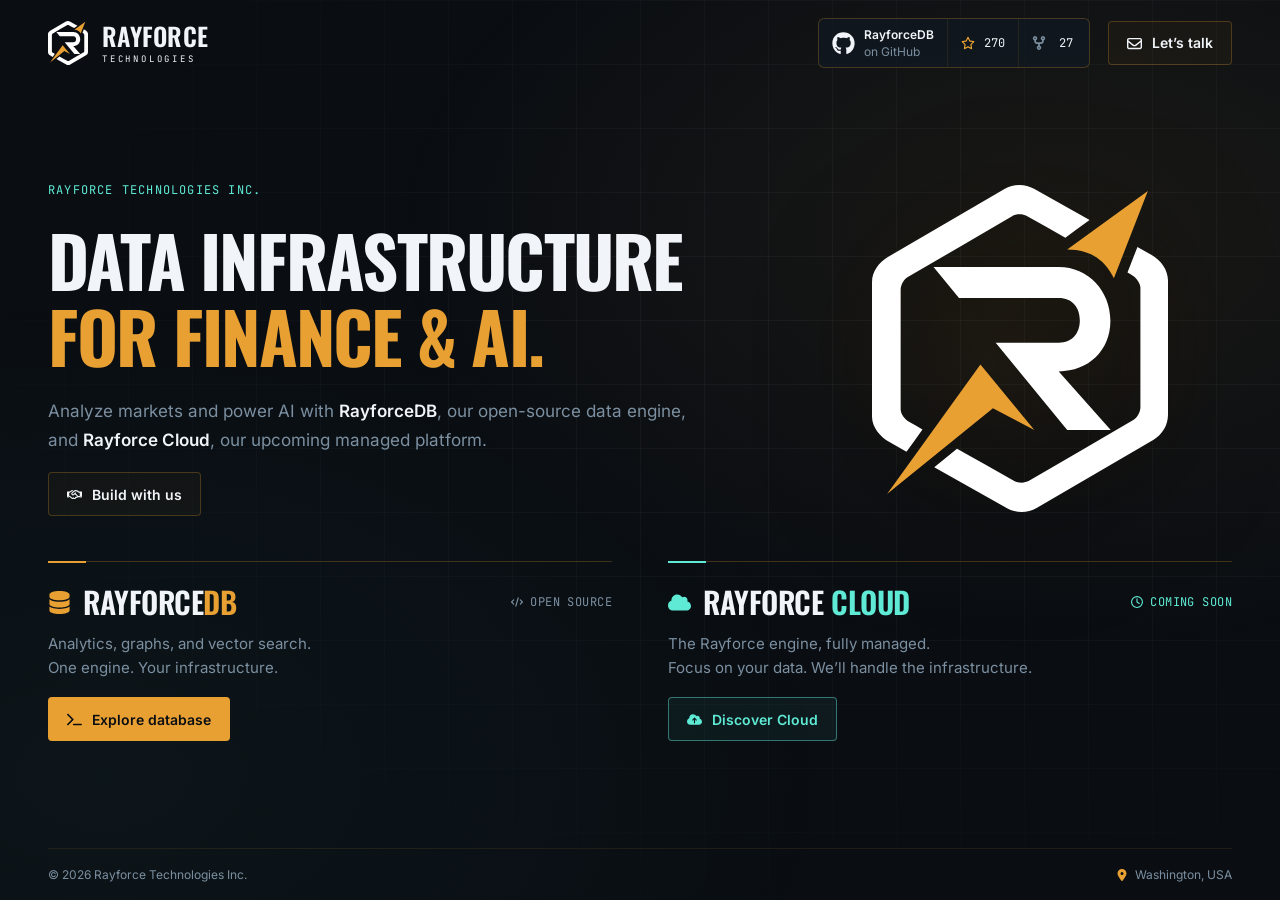
<file: docs/index.html>
<!doctype html>
<html lang="en">
<head>
  <meta charset="utf-8">
  <meta name="viewport" content="width=device-width, initial-scale=1">
  <meta name="theme-color" content="#0a0e13">
  <meta name="robots" content="index, follow, max-image-preview:large">
  <meta name="description" content="Rayforce Technologies builds RayforceDB and Rayforce Cloud: open-source and managed data infrastructure for finance and AI. Rayforce Cloud is coming soon.">
  <meta property="og:title" content="Rayforce Technologies — Data infrastructure for finance and AI">
  <meta property="og:description" content="Meet RayforceDB, our open-source data engine, and Rayforce Cloud, our upcoming managed platform. Built for finance and AI.">
  <meta property="og:type" content="website">
  <meta property="og:url" content="https://rayforce.co/">
  <meta property="og:site_name" content="Rayforce Technologies">
  <meta property="og:locale" content="en_US">
  <meta property="og:image" content="https://rayforce.co/assets/social-preview.png">
  <meta property="og:image:type" content="image/png">
  <meta property="og:image:width" content="1200">
  <meta property="og:image:height" content="630">
  <meta property="og:image:alt" content="Rayforce Technologies — Data infrastructure for finance and AI. RayforceDB and Rayforce Cloud.">
  <meta name="twitter:card" content="summary_large_image">
  <meta name="twitter:title" content="Rayforce Technologies — Data infrastructure for finance and AI">
  <meta name="twitter:description" content="Meet RayforceDB, our open-source data engine, and Rayforce Cloud, our upcoming managed platform. Built for finance and AI.">
  <meta name="twitter:image" content="https://rayforce.co/assets/social-preview.png">
  <meta name="twitter:image:alt" content="Rayforce Technologies — Data infrastructure for finance and AI. RayforceDB and Rayforce Cloud.">
  <link rel="canonical" href="https://rayforce.co/">
  <link rel="alternate" type="text/plain" href="https://rayforce.co/llms.txt" title="Rayforce Technologies company and product overview">
  <script type="application/ld+json">
  {
    "@context": "https://schema.org",
    "@graph": [
      {
        "@type": "Organization",
        "@id": "https://rayforce.co/#organization",
        "name": "Rayforce Technologies",
        "legalName": "Rayforce Technologies Inc.",
        "url": "https://rayforce.co/",
        "logo": "https://rayforce.co/assets/rayforce-mark.svg",
        "description": "Data infrastructure for finance and AI. Developer of RayforceDB and the upcoming Rayforce Cloud managed platform.",
        "email": "anton@rayforcedb.com",
        "sameAs": ["https://github.com/RayforceDB"]
      },
      {
        "@type": "WebSite",
        "@id": "https://rayforce.co/#website",
        "url": "https://rayforce.co/",
        "name": "Rayforce Technologies",
        "publisher": {"@id": "https://rayforce.co/#organization"},
        "inLanguage": "en"
      },
      {
        "@type": "WebPage",
        "@id": "https://rayforce.co/#webpage",
        "url": "https://rayforce.co/",
        "name": "Rayforce Technologies — Data infrastructure for finance and AI",
        "isPartOf": {"@id": "https://rayforce.co/#website"},
        "about": [
          {"@id": "https://rayforce.co/#organization"},
          {"@id": "https://rayforce.co/#rayforcedb"},
          {"@id": "https://rayforce.co/#rayforce-cloud"}
        ],
        "primaryImageOfPage": {
          "@type": "ImageObject",
          "url": "https://rayforce.co/assets/social-preview.png",
          "width": 1200,
          "height": 630
        },
        "inLanguage": "en"
      },
      {
        "@type": "SoftwareSourceCode",
        "@id": "https://rayforce.co/#rayforcedb",
        "name": "RayforceDB",
        "url": "https://rayforcedb.com/",
        "description": "Open-source data engine for analytics, graphs, and vector search on your infrastructure.",
        "codeRepository": "https://github.com/RayforceDB/rayforce",
        "creator": {"@id": "https://rayforce.co/#organization"}
      },
      {
        "@type": "SoftwareApplication",
        "@id": "https://rayforce.co/#rayforce-cloud",
        "name": "Rayforce Cloud",
        "url": "https://rayforcedb.com/#cloud",
        "description": "Upcoming fully managed platform for the Rayforce engine. Coming soon.",
        "applicationCategory": "DeveloperApplication",
        "creator": {"@id": "https://rayforce.co/#organization"}
      }
    ]
  }
  </script>
  <title>Rayforce Technologies — Data infrastructure for finance and AI</title>
  <link rel="icon" type="image/svg+xml" href="./assets/favicon.svg">
  <link rel="preload" href="./assets/fonts/oswald-700.woff2" as="font" type="font/woff2" crossorigin>
  <link rel="preload" href="./assets/fonts/inter-400.woff2" as="font" type="font/woff2" crossorigin>
  <link rel="stylesheet" href="./styles.css">
  <script src="./app.js" defer></script>
</head>
<body>
  <svg class="icon-sprite" xmlns="http://www.w3.org/2000/svg" aria-hidden="true" focusable="false"><symbol id="fa-clock" viewBox="0 0 512 512"><!--! Font Awesome Free 6.7.2 by @fontawesome - https://fontawesome.com License - https://fontawesome.com/license/free (Icons: CC BY 4.0, Fonts: SIL OFL 1.1, Code: MIT License) Copyright 2024 Fonticons, Inc. --><path d="M464 256A208 208 0 1 1 48 256a208 208 0 1 1 416 0zM0 256a256 256 0 1 0 512 0A256 256 0 1 0 0 256zM232 120l0 136c0 8 4 15.5 10.7 20l96 64c11 7.4 25.9 4.4 33.3-6.7s4.4-25.9-6.7-33.3L280 243.2 280 120c0-13.3-10.7-24-24-24s-24 10.7-24 24z"/></symbol><symbol id="fa-cloud-arrow-up" viewBox="0 0 640 512"><!--! Font Awesome Free 6.7.2 by @fontawesome - https://fontawesome.com License - https://fontawesome.com/license/free (Icons: CC BY 4.0, Fonts: SIL OFL 1.1, Code: MIT License) Copyright 2024 Fonticons, Inc. --><path d="M144 480C64.5 480 0 415.5 0 336c0-62.8 40.2-116.2 96.2-135.9c-.1-2.7-.2-5.4-.2-8.1c0-88.4 71.6-160 160-160c59.3 0 111 32.2 138.7 80.2C409.9 102 428.3 96 448 96c53 0 96 43 96 96c0 12.2-2.3 23.8-6.4 34.6C596 238.4 640 290.1 640 352c0 70.7-57.3 128-128 128l-368 0zm79-217c-9.4 9.4-9.4 24.6 0 33.9s24.6 9.4 33.9 0l39-39L296 392c0 13.3 10.7 24 24 24s24-10.7 24-24l0-134.1 39 39c9.4 9.4 24.6 9.4 33.9 0s9.4-24.6 0-33.9l-80-80c-9.4-9.4-24.6-9.4-33.9 0l-80 80z"/></symbol><symbol id="fa-cloud" viewBox="0 0 640 512"><!--! Font Awesome Free 6.7.2 by @fontawesome - https://fontawesome.com License - https://fontawesome.com/license/free (Icons: CC BY 4.0, Fonts: SIL OFL 1.1, Code: MIT License) Copyright 2024 Fonticons, Inc. --><path d="M0 336c0 79.5 64.5 144 144 144l368 0c70.7 0 128-57.3 128-128c0-61.9-44-113.6-102.4-125.4c4.1-10.7 6.4-22.4 6.4-34.6c0-53-43-96-96-96c-19.7 0-38.1 6-53.3 16.2C367 64.2 315.3 32 256 32C167.6 32 96 103.6 96 192c0 2.7 .1 5.4 .2 8.1C40.2 219.8 0 273.2 0 336z"/></symbol><symbol id="fa-code-fork" viewBox="0 0 448 512"><!--! Font Awesome Free 6.7.2 by @fontawesome - https://fontawesome.com License - https://fontawesome.com/license/free (Icons: CC BY 4.0, Fonts: SIL OFL 1.1, Code: MIT License) Copyright 2024 Fonticons, Inc. --><path d="M80 104a24 24 0 1 0 0-48 24 24 0 1 0 0 48zm80-24c0 32.8-19.7 61-48 73.3l0 38.7c0 17.7 14.3 32 32 32l160 0c17.7 0 32-14.3 32-32l0-38.7C307.7 141 288 112.8 288 80c0-44.2 35.8-80 80-80s80 35.8 80 80c0 32.8-19.7 61-48 73.3l0 38.7c0 53-43 96-96 96l-48 0 0 70.7c28.3 12.3 48 40.5 48 73.3c0 44.2-35.8 80-80 80s-80-35.8-80-80c0-32.8 19.7-61 48-73.3l0-70.7-48 0c-53 0-96-43-96-96l0-38.7C19.7 141 0 112.8 0 80C0 35.8 35.8 0 80 0s80 35.8 80 80zm208 24a24 24 0 1 0 0-48 24 24 0 1 0 0 48zM248 432a24 24 0 1 0 -48 0 24 24 0 1 0 48 0z"/></symbol><symbol id="fa-code" viewBox="0 0 640 512"><!--! Font Awesome Free 6.7.2 by @fontawesome - https://fontawesome.com License - https://fontawesome.com/license/free (Icons: CC BY 4.0, Fonts: SIL OFL 1.1, Code: MIT License) Copyright 2024 Fonticons, Inc. --><path d="M392.8 1.2c-17-4.9-34.7 5-39.6 22l-128 448c-4.9 17 5 34.7 22 39.6s34.7-5 39.6-22l128-448c4.9-17-5-34.7-22-39.6zm80.6 120.1c-12.5 12.5-12.5 32.8 0 45.3L562.7 256l-89.4 89.4c-12.5 12.5-12.5 32.8 0 45.3s32.8 12.5 45.3 0l112-112c12.5-12.5 12.5-32.8 0-45.3l-112-112c-12.5-12.5-32.8-12.5-45.3 0zm-306.7 0c-12.5-12.5-32.8-12.5-45.3 0l-112 112c-12.5 12.5-12.5 32.8 0 45.3l112 112c12.5 12.5 32.8 12.5 45.3 0s12.5-32.8 0-45.3L77.3 256l89.4-89.4c12.5-12.5 12.5-32.8 0-45.3z"/></symbol><symbol id="fa-database" viewBox="0 0 448 512"><!--! Font Awesome Free 6.7.2 by @fontawesome - https://fontawesome.com License - https://fontawesome.com/license/free (Icons: CC BY 4.0, Fonts: SIL OFL 1.1, Code: MIT License) Copyright 2024 Fonticons, Inc. --><path d="M448 80l0 48c0 44.2-100.3 80-224 80S0 172.2 0 128L0 80C0 35.8 100.3 0 224 0S448 35.8 448 80zM393.2 214.7c20.8-7.4 39.9-16.9 54.8-28.6L448 288c0 44.2-100.3 80-224 80S0 332.2 0 288L0 186.1c14.9 11.8 34 21.2 54.8 28.6C99.7 230.7 159.5 240 224 240s124.3-9.3 169.2-25.3zM0 346.1c14.9 11.8 34 21.2 54.8 28.6C99.7 390.7 159.5 400 224 400s124.3-9.3 169.2-25.3c20.8-7.4 39.9-16.9 54.8-28.6l0 85.9c0 44.2-100.3 80-224 80S0 476.2 0 432l0-85.9z"/></symbol><symbol id="fa-envelope" viewBox="0 0 512 512"><!--! Font Awesome Free 6.7.2 by @fontawesome - https://fontawesome.com License - https://fontawesome.com/license/free (Icons: CC BY 4.0, Fonts: SIL OFL 1.1, Code: MIT License) Copyright 2024 Fonticons, Inc. --><path d="M64 112c-8.8 0-16 7.2-16 16l0 22.1L220.5 291.7c20.7 17 50.4 17 71.1 0L464 150.1l0-22.1c0-8.8-7.2-16-16-16L64 112zM48 212.2L48 384c0 8.8 7.2 16 16 16l384 0c8.8 0 16-7.2 16-16l0-171.8L322 328.8c-38.4 31.5-93.7 31.5-132 0L48 212.2zM0 128C0 92.7 28.7 64 64 64l384 0c35.3 0 64 28.7 64 64l0 256c0 35.3-28.7 64-64 64L64 448c-35.3 0-64-28.7-64-64L0 128z"/></symbol><symbol id="fa-github" viewBox="0 0 496 512"><!--! Font Awesome Free 6.7.2 by @fontawesome - https://fontawesome.com License - https://fontawesome.com/license/free (Icons: CC BY 4.0, Fonts: SIL OFL 1.1, Code: MIT License) Copyright 2024 Fonticons, Inc. --><path d="M165.9 397.4c0 2-2.3 3.6-5.2 3.6-3.3.3-5.6-1.3-5.6-3.6 0-2 2.3-3.6 5.2-3.6 3-.3 5.6 1.3 5.6 3.6zm-31.1-4.5c-.7 2 1.3 4.3 4.3 4.9 2.6 1 5.6 0 6.2-2s-1.3-4.3-4.3-5.2c-2.6-.7-5.5.3-6.2 2.3zm44.2-1.7c-2.9.7-4.9 2.6-4.6 4.9.3 2 2.9 3.3 5.9 2.6 2.9-.7 4.9-2.6 4.6-4.6-.3-1.9-3-3.2-5.9-2.9zM244.8 8C106.1 8 0 113.3 0 252c0 110.9 69.8 205.8 169.5 239.2 12.8 2.3 17.3-5.6 17.3-12.1 0-6.2-.3-40.4-.3-61.4 0 0-70 15-84.7-29.8 0 0-11.4-29.1-27.8-36.6 0 0-22.9-15.7 1.6-15.4 0 0 24.9 2 38.6 25.8 21.9 38.6 58.6 27.5 72.9 20.9 2.3-16 8.8-27.1 16-33.7-55.9-6.2-112.3-14.3-112.3-110.5 0-27.5 7.6-41.3 23.6-58.9-2.6-6.5-11.1-33.3 2.6-67.9 20.9-6.5 69 27 69 27 20-5.6 41.5-8.5 62.8-8.5s42.8 2.9 62.8 8.5c0 0 48.1-33.6 69-27 13.7 34.7 5.2 61.4 2.6 67.9 16 17.7 25.8 31.5 25.8 58.9 0 96.5-58.9 104.2-114.8 110.5 9.2 7.9 17 22.9 17 46.4 0 33.7-.3 75.4-.3 83.6 0 6.5 4.6 14.4 17.3 12.1C428.2 457.8 496 362.9 496 252 496 113.3 383.5 8 244.8 8zM97.2 352.9c-1.3 1-1 3.3.7 5.2 1.6 1.6 3.9 2.3 5.2 1 1.3-1 1-3.3-.7-5.2-1.6-1.6-3.9-2.3-5.2-1zm-10.8-8.1c-.7 1.3.3 2.9 2.3 3.9 1.6 1 3.6.7 4.3-.7.7-1.3-.3-2.9-2.3-3.9-2-.6-3.6-.3-4.3.7zm32.4 35.6c-1.6 1.3-1 4.3 1.3 6.2 2.3 2.3 5.2 2.6 6.5 1 1.3-1.3.7-4.3-1.3-6.2-2.2-2.3-5.2-2.6-6.5-1zm-11.4-14.7c-1.6 1-1.6 3.6 0 5.9 1.6 2.3 4.3 3.3 5.6 2.3 1.6-1.3 1.6-3.9 0-6.2-1.4-2.3-4-3.3-5.6-2z"/></symbol><symbol id="fa-handshake" viewBox="0 0 640 512"><!--! Font Awesome Free 6.7.2 by @fontawesome - https://fontawesome.com License - https://fontawesome.com/license/free (Icons: CC BY 4.0, Fonts: SIL OFL 1.1, Code: MIT License) Copyright 2024 Fonticons, Inc. --><path d="M272.2 64.6l-51.1 51.1c-15.3 4.2-29.5 11.9-41.5 22.5L153 161.9C142.8 171 129.5 176 115.8 176L96 176l0 128c20.4 .6 39.8 8.9 54.3 23.4l35.6 35.6 7 7c0 0 0 0 0 0L219.9 397c6.2 6.2 16.4 6.2 22.6 0c1.7-1.7 3-3.7 3.7-5.8c2.8-7.7 9.3-13.5 17.3-15.3s16.4 .6 22.2 6.5L296.5 393c11.6 11.6 30.4 11.6 41.9 0c5.4-5.4 8.3-12.3 8.6-19.4c.4-8.8 5.6-16.6 13.6-20.4s17.3-3 24.4 2.1c9.4 6.7 22.5 5.8 30.9-2.6c9.4-9.4 9.4-24.6 0-33.9L340.1 243l-35.8 33c-27.3 25.2-69.2 25.6-97 .9c-31.7-28.2-32.4-77.4-1.6-106.5l70.1-66.2C303.2 78.4 339.4 64 377.1 64c36.1 0 71 13.3 97.9 37.2L505.1 128l38.9 0 40 0 40 0c8.8 0 16 7.2 16 16l0 208c0 17.7-14.3 32-32 32l-32 0c-11.8 0-22.2-6.4-27.7-16l-84.9 0c-3.4 6.7-7.9 13.1-13.5 18.7c-17.1 17.1-40.8 23.8-63 20.1c-3.6 7.3-8.5 14.1-14.6 20.2c-27.3 27.3-70 30-100.4 8.1c-25.1 20.8-62.5 19.5-86-4.1L159 404l-7-7-35.6-35.6c-5.5-5.5-12.7-8.7-20.4-9.3C96 369.7 81.6 384 64 384l-32 0c-17.7 0-32-14.3-32-32L0 144c0-8.8 7.2-16 16-16l40 0 40 0 19.8 0c2 0 3.9-.7 5.3-2l26.5-23.6C175.5 77.7 211.4 64 248.7 64L259 64c4.4 0 8.9 .2 13.2 .6zM544 320l0-144-48 0c-5.9 0-11.6-2.2-15.9-6.1l-36.9-32.8c-18.2-16.2-41.7-25.1-66.1-25.1c-25.4 0-49.8 9.7-68.3 27.1l-70.1 66.2c-10.3 9.8-10.1 26.3 .5 35.7c9.3 8.3 23.4 8.1 32.5-.3l71.9-66.4c9.7-9 24.9-8.4 33.9 1.4s8.4 24.9-1.4 33.9l-.8 .8 74.4 74.4c10 10 16.5 22.3 19.4 35.1l74.8 0zM64 336a16 16 0 1 0 -32 0 16 16 0 1 0 32 0zm528 16a16 16 0 1 0 0-32 16 16 0 1 0 0 32z"/></symbol><symbol id="fa-location-dot" viewBox="0 0 384 512"><!--! Font Awesome Free 6.7.2 by @fontawesome - https://fontawesome.com License - https://fontawesome.com/license/free (Icons: CC BY 4.0, Fonts: SIL OFL 1.1, Code: MIT License) Copyright 2024 Fonticons, Inc. --><path d="M215.7 499.2C267 435 384 279.4 384 192C384 86 298 0 192 0S0 86 0 192c0 87.4 117 243 168.3 307.2c12.3 15.3 35.1 15.3 47.4 0zM192 128a64 64 0 1 1 0 128 64 64 0 1 1 0-128z"/></symbol><symbol id="fa-star" viewBox="0 0 576 512"><!--! Font Awesome Free 6.7.2 by @fontawesome - https://fontawesome.com License - https://fontawesome.com/license/free (Icons: CC BY 4.0, Fonts: SIL OFL 1.1, Code: MIT License) Copyright 2024 Fonticons, Inc. --><path d="M287.9 0c9.2 0 17.6 5.2 21.6 13.5l68.6 141.3 153.2 22.6c9 1.3 16.5 7.6 19.3 16.3s.5 18.1-5.9 24.5L433.6 328.4l26.2 155.6c1.5 9-2.2 18.1-9.7 23.5s-17.3 6-25.3 1.7l-137-73.2L151 509.1c-8.1 4.3-17.9 3.7-25.3-1.7s-11.2-14.5-9.7-23.5l26.2-155.6L31.1 218.2c-6.5-6.4-8.7-15.9-5.9-24.5s10.3-14.9 19.3-16.3l153.2-22.6L266.3 13.5C270.4 5.2 278.7 0 287.9 0zm0 79L235.4 187.2c-3.5 7.1-10.2 12.1-18.1 13.3L99 217.9 184.9 303c5.5 5.5 8.1 13.3 6.8 21L171.4 443.7l105.2-56.2c7.1-3.8 15.6-3.8 22.6 0l105.2 56.2L384.2 324.1c-1.3-7.7 1.2-15.5 6.8-21l85.9-85.1L358.6 200.5c-7.8-1.2-14.6-6.1-18.1-13.3L287.9 79z"/></symbol><symbol id="fa-terminal" viewBox="0 0 576 512"><!--! Font Awesome Free 6.7.2 by @fontawesome - https://fontawesome.com License - https://fontawesome.com/license/free (Icons: CC BY 4.0, Fonts: SIL OFL 1.1, Code: MIT License) Copyright 2024 Fonticons, Inc. --><path d="M9.4 86.6C-3.1 74.1-3.1 53.9 9.4 41.4s32.8-12.5 45.3 0l192 192c12.5 12.5 12.5 32.8 0 45.3l-192 192c-12.5 12.5-32.8 12.5-45.3 0s-12.5-32.8 0-45.3L178.7 256 9.4 86.6zM256 416l288 0c17.7 0 32 14.3 32 32s-14.3 32-32 32l-288 0c-17.7 0-32-14.3-32-32s14.3-32 32-32z"/></symbol></svg>
  <div class="page">
    <header>
      <a class="brand" href="./" aria-label="Rayforce Technologies home"><img class="mark" src="./assets/rayforce-mark.svg" width="40" height="44" alt=""><span>rayforce<small>TECHNOLOGIES</small></span></a>
      <nav aria-label="Company links"><div class="github-widget" role="group" aria-label="RayforceDB on GitHub" data-snapshot-at="2026-10-08T10:02:53.001599+00:00">
          <a class="github-repo" href="https://github.com/RayforceDB/rayforce" target="_blank" rel="noopener noreferrer" aria-label="RayforceDB repository on GitHub"><svg class="icon" aria-hidden="true" focusable="false"><use href="#fa-github"></use></svg><span class="github-label">RayforceDB<span>on GitHub</span></span></a>
          <a class="github-stat github-stars" href="https://github.com/RayforceDB/rayforce/stargazers" target="_blank" rel="noopener noreferrer" aria-label="270 GitHub stars" title="Stars · snapshot 2026-10-08"><svg class="icon" aria-hidden="true" focusable="false"><use href="#fa-star"></use></svg><span data-gh-stat="stars">270</span></a>
          <a class="github-stat github-forks" href="https://github.com/RayforceDB/rayforce/forks" target="_blank" rel="noopener noreferrer" aria-label="27 GitHub forks" title="Forks · snapshot 2026-10-08"><svg class="icon" aria-hidden="true" focusable="false"><use href="#fa-code-fork"></use></svg><span data-gh-stat="forks">27</span></a>
        </div><a class="contact button button-outline" href="mailto:anton@rayforcedb.com" aria-label="Contact Rayforce Technologies"><svg class="icon" aria-hidden="true" focusable="false"><use href="#fa-envelope"></use></svg><span class="contact-label">Let’s talk</span></a></nav>
    </header>
    <main>
      <section class="hero" aria-labelledby="hero-title">
        <div class="intro">
          <p class="eyebrow">RAYFORCE TECHNOLOGIES INC.</p>
          <h1 id="hero-title">Data infrastructure<br><span>for finance &amp; AI.</span></h1>
          <p class="description">Analyze markets and power AI with <strong>RayforceDB</strong>, our open-source data engine, and <strong>Rayforce Cloud</strong>, our upcoming managed platform.</p>
          <a class="team-link button button-outline" href="mailto:anton@rayforcedb.com"><svg class="icon" aria-hidden="true" focusable="false"><use href="#fa-handshake"></use></svg>Build with us</a>
        </div>
        <div class="brand-visual" aria-hidden="true"><img src="./assets/rayforce-mark.svg" alt="" width="310" height="341"></div>
      </section>
      <section class="products" aria-label="Our products">
        <article class="product product-db">
          <div class="product-heading"><div class="product-title"><svg class="icon" aria-hidden="true" focusable="false"><use href="#fa-database"></use></svg><h2>Rayforce<span>DB</span></h2></div><span class="product-type"><svg class="icon" aria-hidden="true" focusable="false"><use href="#fa-code"></use></svg>OPEN SOURCE</span></div>
          <p>Analytics, graphs, and vector search.<span class="product-detail"><br> One engine. Your infrastructure.</span></p>
          <a class="product-action button button-primary" href="https://rayforcedb.com" target="_blank" rel="noopener noreferrer"><svg class="icon" aria-hidden="true" focusable="false"><use href="#fa-terminal"></use></svg><span class="button-label label-long">Explore database</span><span class="button-label label-short">Explore DB</span></a>
        </article>
        <article class="product product-cloud">
          <div class="product-heading"><div class="product-title"><svg class="icon" aria-hidden="true" focusable="false"><use href="#fa-cloud"></use></svg><h2>Rayforce <span>Cloud</span></h2></div><span class="product-type"><svg class="icon" aria-hidden="true" focusable="false"><use href="#fa-clock"></use></svg>COMING SOON</span></div>
          <p>The Rayforce engine, fully managed.<span class="product-detail"><br> Focus on your data. We’ll handle the infrastructure.</span></p>
          <a class="product-action button button-cloud" href="https://rayforcedb.com/#cloud" target="_blank" rel="noopener noreferrer"><svg class="icon" aria-hidden="true" focusable="false"><use href="#fa-cloud-arrow-up"></use></svg><span class="button-label label-long">Discover Cloud</span><span class="button-label label-short">View Cloud</span></a>
        </article>
      </section>
    </main>
    <footer><span>© <span id="year">2026</span> Rayforce Technologies Inc.</span><span class="location"><svg class="icon" aria-hidden="true" focusable="false"><use href="#fa-location-dot"></use></svg>Washington, USA</span></footer>
  </div>
</body>
</html>
</file>
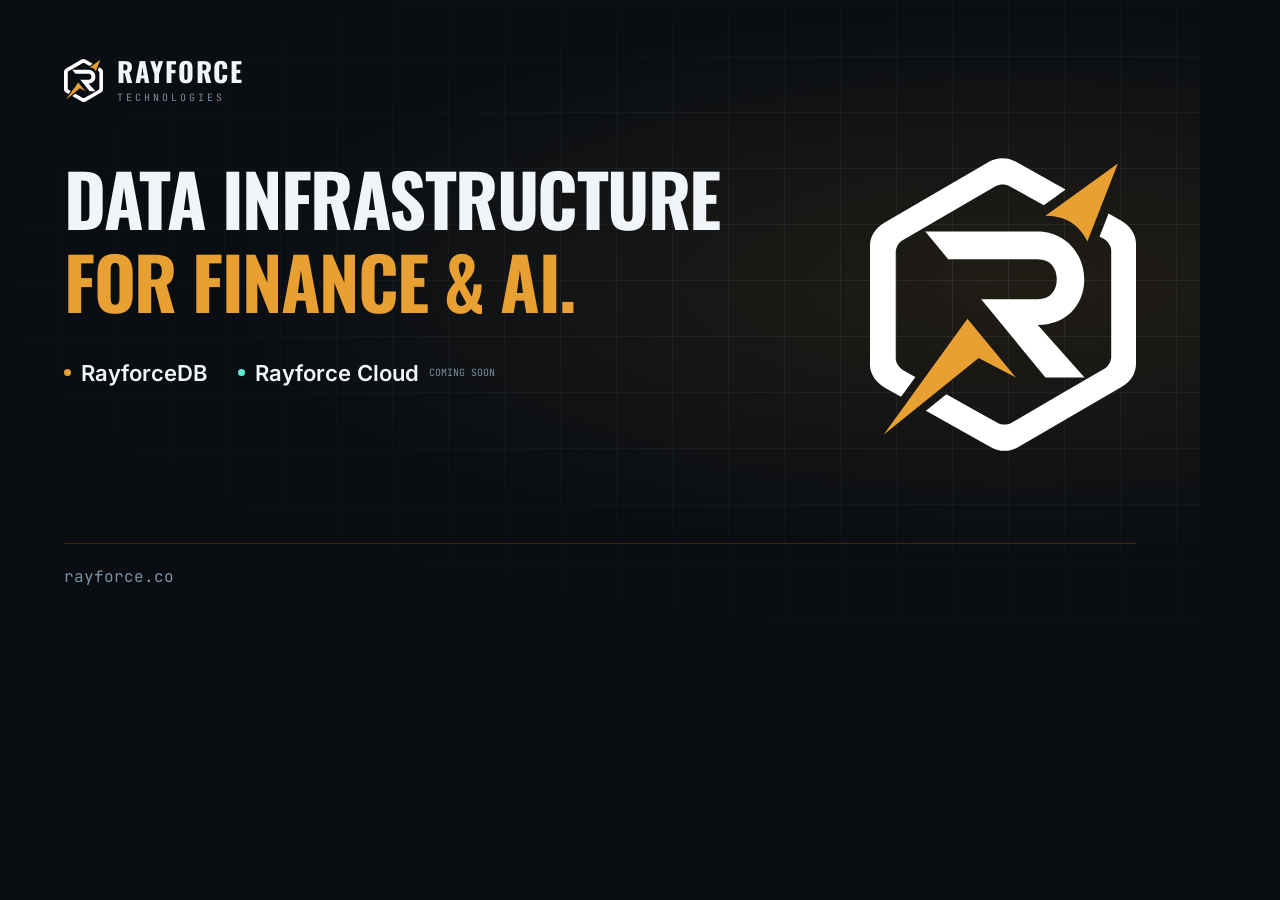
<file: tools/social-preview.html>
<!doctype html>
<html lang="en">
<meta charset="utf-8">
<title>Rayforce Technologies social preview artwork</title>
<style>
@font-face { font-family: Oswald; font-weight: 700; src: url('../docs/assets/fonts/oswald-700.woff2'); }
@font-face { font-family: Inter; font-weight: 600; src: url('../docs/assets/fonts/inter-600.woff2'); }
@font-face { font-family: Mono; src: url('../docs/assets/fonts/jbmono-400.woff2'); }
* { box-sizing: border-box; }
html, body { margin: 0; width: 1200px; height: 630px; overflow: hidden; }
body { position: relative; background: #0a0e13; color: #f1f5f9; font-family: Inter, sans-serif; }
body::before { content: ''; position: absolute; inset: 0; background: linear-gradient(rgba(123,143,160,.15) 1px, transparent 1px), linear-gradient(90deg, rgba(123,143,160,.15) 1px, transparent 1px); background-size: 56px 56px; mask-image: radial-gradient(ellipse at 83% 44%, black, transparent 75%); }
body::after { content: ''; position: absolute; inset: 0; background: radial-gradient(ellipse at 85% 45%, rgba(233,160,51,.10), transparent 55%); pointer-events: none; }
main { position: relative; z-index: 1; padding: 58px 64px; height: 100%; }
header { display: flex; align-items: center; gap: 14px; }
header img { width: 39px; height: 43px; }
.brand { font: 700 27px/1 Oswald; letter-spacing: 1.5px; }
.brand small { display: block; margin-top: 8px; font: 10px/1 Mono; letter-spacing: 3px; color: #7b8fa0; }
h1 { margin: 54px 0 0; font: 700 72px/1.15 Oswald; text-transform: uppercase; letter-spacing: -1.5px; }
h1 span { color: #e9a033; }
.symbol { position: absolute; width: 266px; height: 293px; right: 64px; top: 158px; }
.products { display: flex; gap: 30px; margin-top: 37px; font-size: 22px; }
.products span { display: flex; align-items: center; gap: 10px; }
.products i { display: block; width: 7px; height: 7px; border-radius: 50%; background: #e9a033; }
.products .cloud i { background: #5eead4; }
.products small { font: 10px Mono; color: #7b8fa0; text-transform: uppercase; }
footer { position: absolute; bottom: 43px; left: 64px; right: 64px; padding-top: 22px; border-top: 1px solid rgba(233,160,51,.2); font: 16px Mono; color: #7b8fa0; }
</style>
<main>
  <header><img src="../docs/assets/rayforce-mark.svg" alt=""><div class="brand">RAYFORCE<small>TECHNOLOGIES</small></div></header>
  <h1>Data infrastructure<br><span>for finance &amp; AI.</span></h1>
  <img class="symbol" src="../docs/assets/rayforce-mark.svg" alt="">
  <div class="products"><span><i></i>RayforceDB</span><span class="cloud"><i></i>Rayforce Cloud <small>Coming soon</small></span></div>
  <footer>rayforce.co</footer>
</main>
</html>
</file>
<file: docs/styles.css>
/* ── Self-hosted fonts (latin subset) ────────── */
@font-face {
  font-family: 'Inter';
  font-style: normal;
  font-weight: 400;
  font-display: swap;
  src: url('assets/fonts/inter-400.woff2') format('woff2');
  unicode-range: U+0000-00FF, U+0131, U+0152-0153, U+02BB-02BC, U+02C6, U+02DA, U+02DC, U+0304, U+0308, U+0329, U+2000-206F, U+20AC, U+2122, U+2191, U+2193, U+2212, U+2215, U+FEFF, U+FFFD;
}
@font-face {
  font-family: 'Inter';
  font-style: normal;
  font-weight: 600;
  font-display: swap;
  src: url('assets/fonts/inter-600.woff2') format('woff2');
  unicode-range: U+0000-00FF, U+0131, U+0152-0153, U+02BB-02BC, U+02C6, U+02DA, U+02DC, U+0304, U+0308, U+0329, U+2000-206F, U+20AC, U+2122, U+2191, U+2193, U+2212, U+2215, U+FEFF, U+FFFD;
}
@font-face {
  font-family: 'Inter';
  font-style: normal;
  font-weight: 700;
  font-display: swap;
  src: url('assets/fonts/inter-700.woff2') format('woff2');
  unicode-range: U+0000-00FF, U+0131, U+0152-0153, U+02BB-02BC, U+02C6, U+02DA, U+02DC, U+0304, U+0308, U+0329, U+2000-206F, U+20AC, U+2122, U+2191, U+2193, U+2212, U+2215, U+FEFF, U+FFFD;
}
@font-face {
  font-family: 'Oswald';
  font-style: normal;
  font-weight: 600;
  font-display: swap;
  src: url('assets/fonts/oswald-600.woff2') format('woff2');
  unicode-range: U+0000-00FF, U+0131, U+0152-0153, U+02BB-02BC, U+02C6, U+02DA, U+02DC, U+0304, U+0308, U+0329, U+2000-206F, U+20AC, U+2122, U+2191, U+2193, U+2212, U+2215, U+FEFF, U+FFFD;
}
@font-face {
  font-family: 'Oswald';
  font-style: normal;
  font-weight: 700;
  font-display: swap;
  src: url('assets/fonts/oswald-700.woff2') format('woff2');
  unicode-range: U+0000-00FF, U+0131, U+0152-0153, U+02BB-02BC, U+02C6, U+02DA, U+02DC, U+0304, U+0308, U+0329, U+2000-206F, U+20AC, U+2122, U+2191, U+2193, U+2212, U+2215, U+FEFF, U+FFFD;
}
@font-face {
  font-family: 'JetBrains Mono';
  font-style: normal;
  font-weight: 400;
  font-display: swap;
  src: url('assets/fonts/jbmono-400.woff2') format('woff2');
  unicode-range: U+0000-00FF, U+0131, U+0152-0153, U+02BB-02BC, U+02C6, U+02DA, U+02DC, U+0304, U+0308, U+0329, U+2000-206F, U+20AC, U+2122, U+2191, U+2193, U+2212, U+2215, U+FEFF, U+FFFD;
}
@font-face {
  font-family: 'JetBrains Mono';
  font-style: normal;
  font-weight: 600;
  font-display: swap;
  src: url('assets/fonts/jbmono-600.woff2') format('woff2');
  unicode-range: U+0000-00FF, U+0131, U+0152-0153, U+02BB-02BC, U+02C6, U+02DA, U+02DC, U+0304, U+0308, U+0329, U+2000-206F, U+20AC, U+2122, U+2191, U+2193, U+2212, U+2215, U+FEFF, U+FFFD;
}

/* ── Fallback font-face overrides ─────────────────────────────
   Make the system fallback render at the same visual metrics as
   the web font, so swapping from fallback -> web font produces
   no layout shift. Used as the second name in the font stack.
   font-weight: 100 900 ensures the override applies to ALL
   weights (including 500/600/700) — without it the @font-face
   defaults to weight 400 only and bold text bypasses it. */
@font-face {
  font-family: 'Inter Fallback';
  src: local('Arial'), local('Helvetica');
  font-weight: 100 900;
  size-adjust: 107%;
  ascent-override: 90%;
  descent-override: 22%;
  line-gap-override: 0%;
}
@font-face {
  font-family: 'Oswald Fallback';
  src: local('Arial Narrow'), local('Impact'), local('Arial');
  font-weight: 100 900;
  size-adjust: 87%;
  ascent-override: 100%;
  descent-override: 31%;
  line-gap-override: 0%;
}
@font-face {
  font-family: 'JetBrains Mono Fallback';
  src: local('Menlo'), local('Consolas'), local('Courier New');
  font-weight: 100 900;
  size-adjust: 99%;
  ascent-override: 100%;
  descent-override: 22%;
  line-gap-override: 0%;
}

/* Brand tokens and fonts from rayforce/website/style.css. */
:root {
  --bg: #0a0e13;
  --bg-section: #0d1219;
  --bg-card: #111820;
  --border: rgba(233, 160, 51, 0.1);
  --border-hover: rgba(233, 160, 51, 0.25);
  --primary: #e9a033;
  --primary-light: #f0b954;
  --primary-lighter: #f5d080;
  --primary-pale: #fdf0d8;
  --primary-dark: #c4821a;
  --accent: #5eead4;
  --accent-blue: #60a5fa;
  --navy: #0e1b24;
  --text: #f1f5f9;
  --text-muted: #7b8fa0;
  --text-dim: #3a4f5c;
  --max-w: 1200px;
  --font: 'Inter', 'Inter Fallback', -apple-system, BlinkMacSystemFont, 'Segoe UI', Roboto, sans-serif;
  --font-heading: 'Oswald', 'Oswald Fallback', -apple-system, BlinkMacSystemFont, 'Segoe UI', sans-serif;
  --mono: 'JetBrains Mono', 'JetBrains Mono Fallback', 'SF Mono', SFMono-Regular, ui-monospace, Menlo, Consolas, monospace;
}
:root{color-scheme:dark}
*{box-sizing:border-box}body{margin:0;background:var(--bg);color:var(--text);font:400 16px/1.5 var(--font);-webkit-font-smoothing:antialiased}a{color:inherit;text-decoration:none;touch-action:manipulation}a:focus-visible{outline:2px solid var(--accent);outline-offset:6px}::selection{background:var(--primary);color:var(--bg)}h1,h2,p{margin:0}.page{min-height:100svh;min-height:100dvh;width:min(100% - 96px,1380px);margin:auto;display:flex;flex-direction:column}header{min-height:86px;display:flex;align-items:center;justify-content:space-between;gap:24px}.brand{display:flex;align-items:center;gap:14px;font:600 25px/1 var(--font-heading);letter-spacing:.01em;text-transform:uppercase}.mark{display:block;width:40px;height:44px;object-fit:contain;flex-shrink:0}.brand small{display:block;margin-top:7px;font:400 9px/1 var(--mono);letter-spacing:2.8px}nav{display:flex;align-items:center;gap:30px;font-size:14px}nav a:hover{color:var(--accent)}.contact{display:flex;align-items:center;gap:24px}.contact span{color:var(--primary);font-size:22px}main{flex:1;display:flex;flex-direction:column;justify-content:center;gap:clamp(28px,5vh,54px);padding:24px 0 36px}.hero{display:grid;grid-template-columns:minmax(0,1.7fr) minmax(260px,1fr);align-items:center;gap:40px}.eyebrow{font:400 12px/1.5 var(--mono);letter-spacing:.1em;color:var(--accent);margin-bottom:22px}h1{font:700 clamp(50px,5.5vw,87px)/1.08 var(--font-heading);letter-spacing:-.025em;text-transform:uppercase}h1>span{color:var(--primary)}.description{color:var(--text-muted);font-size:17px;line-height:1.7;max-width:650px;margin-top:24px}.description strong{font-weight:600;color:var(--text)}.team-link{display:inline-flex;gap:28px;align-items:center;font-size:14px;padding:10px 0;margin-top:18px}.team-link>span{color:var(--primary);font-size:24px;line-height:1}.team-link:hover{color:var(--primary-light)}.brand-visual{position:relative;display:grid;place-items:center;align-self:stretch;min-height:300px}.brand-visual::before{content:'';position:absolute;inset:-10% -6%;background:radial-gradient(ellipse,rgba(233,160,51,.085),transparent 65%);pointer-events:none}.brand-visual img{position:relative;display:block;width:min(70%,310px);height:auto;filter:drop-shadow(0 20px 50px #0008)}.products{display:grid;grid-template-columns:1fr 1fr;gap:56px}.product{position:relative;border-top:1px solid var(--border-hover);padding:22px 0 0;transition:border-color .2s}.product::before{content:'';position:absolute;top:-1px;left:0;width:38px;height:2px;background:var(--primary);transition:width .2s}.product-cloud::before{background:var(--accent)}.product:hover::before{width:100%}.product-heading{display:flex;align-items:center;justify-content:space-between;gap:18px}.product h2{font:600 30px/1.2 var(--font-heading);text-transform:uppercase;letter-spacing:-.015em}.product-db h2>span{color:var(--primary)}.product-cloud h2>span{color:var(--accent)}.product-type{font:400 12px/1.5 var(--mono);color:var(--text-muted);letter-spacing:.035em}.product-cloud .product-type{color:var(--accent)}.product p{font-size:15px;line-height:1.6;color:var(--text-muted);margin-top:12px}.product-action{display:flex;align-items:center;gap:20px;font-size:14px;font-weight:600;margin-top:17px}.product-action>span{color:var(--primary);font-size:23px;line-height:1;font-weight:400}.product-cloud .product-action>span{color:var(--accent)}footer{display:flex;justify-content:space-between;gap:15px;align-items:center;border-top:1px solid var(--border);min-height:52px;font-size:12px;color:var(--text-muted)}
@media(max-height:800px) and (min-width:1001px){header{min-height:68px}main{gap:28px;padding:15px 0 24px}.eyebrow{margin-bottom:16px}h1{font-size:clamp(50px,9.5vh,78px)}.description{margin-top:18px}.team-link{margin-top:10px}.product{padding-top:17px}.product p{margin-top:9px}.product-action{margin-top:12px}.brand-visual{min-height:260px}.brand-visual img{width:min(65%,255px)}}
@media(max-width:1100px){.page{width:calc(100% - 64px)}.hero{grid-template-columns:1.9fr 1fr;gap:20px}h1{font-size:5.5vw}.description{font-size:16px}.products{gap:34px}.product h2{font-size:26px}.product-type{font-size:12px}.product p{font-size:14px}}
@media(max-width:900px){.page{width:calc(100% - 48px)}header{min-height:72px}main{gap:35px;padding:24px 0 30px}.hero{display:block}.brand-visual{display:none}h1{font-size:8vw}.description{max-width:640px}.brand{font-size:23px}.mark{width:35px;height:39px}.products{gap:28px}.product-heading{flex-wrap:wrap;gap:8px}.product h2{font-size:27px}.product-type{font-size:12px}.product p br{display:none}}
@media(max-width:600px){.page{width:calc(100% - 40px)}header{min-height:66px}.brand{font-size:22px;gap:10px}.brand small{font-size:8px;letter-spacing:2.4px}.mark{width:33px;height:37px}nav{gap:20px;font-size:14px}.contact{gap:10px}.contact span{display:none}main{gap:26px;padding:18px 0 24px}.eyebrow{margin-bottom:17px;letter-spacing:.04em}h1{font-size:9.35vw;line-height:1.1}.description{margin-top:18px;font-size:16px;line-height:1.6}.team-link{margin-top:9px;padding:7px 0}.products{gap:20px}.product{padding-top:16px}.product-heading{display:block}.product h2{font-size:25px}.product-type{display:block;margin-top:7px;letter-spacing:0}.product p{font-size:14px;line-height:1.5;margin-top:10px}.product-action{font-size:14px;line-height:1.4;gap:8px;margin-top:14px}.product-action>span{margin-left:auto}footer{min-height:52px;font-size:12px;gap:12px}footer>span:first-child{max-width:210px}footer>span:last-child{text-align:right}}
@media(max-width:360px){.page{width:calc(100% - 32px)}.brand{font-size:20px;gap:8px}.brand small{letter-spacing:2px}.mark{width:28px;height:32px}nav{gap:14px}.product h2{font-size:22px}.products{gap:18px}.product-type{font-size:12px}}
@media(max-height:720px) and (max-width:900px){header{min-height:58px}main{gap:19px;padding:12px 0 17px}.eyebrow{margin-bottom:12px}.description{margin-top:14px}.team-link{display:none}.product{padding-top:13px}.product p{margin-top:8px}.product-action{margin-top:11px}footer{min-height:46px}}
@media(min-width:901px) and (max-height:680px){header{min-height:58px}main{gap:20px;padding:12px 0 20px}.hero{gap:24px}.eyebrow{margin-bottom:12px}h1{font-size:5.2vw}.description{margin-top:14px;font-size:15px}.team-link{margin-top:7px;padding:6px 0}.brand-visual{min-height:220px}.brand-visual img{width:min(64%,215px)}.product{padding-top:13px}.product h2{font-size:24px}.product p{margin-top:8px}.product-action{margin-top:10px}footer{min-height:42px}}
@media(max-height:500px) and (min-width:550px){.page{width:calc(100% - 48px)}header{min-height:48px}main{display:grid;grid-template-columns:1.15fr 1fr;align-content:center;align-items:center;gap:30px;padding:12px 0}.hero{display:block}.brand-visual,.team-link{display:none}.eyebrow{font-size:12px;margin-bottom:10px}h1{font-size:3.9vw}.description{font-size:14px;line-height:1.5;margin-top:14px}.products{grid-template-columns:1fr;gap:17px}.product{padding-top:10px}.product-heading{display:flex;gap:8px;flex-wrap:nowrap}.product h2{font-size:22px}.product-type{font-size:12px;margin:0}.product p{display:none}.product-action{font-size:13px;margin-top:10px}footer{min-height:36px}}
@media(prefers-reduced-motion:reduce){*{transition:none!important}}

@media(max-width:600px){.product-detail{display:none}.product-action{font-size:14px}.product p{min-height:63px}}

/* Clear navigation buttons, using the existing product colors. */
.button{display:inline-flex;align-items:center;justify-content:center;min-height:44px;padding:10px 18px;border:1px solid transparent;border-radius:4px;font:600 14px/1.4 var(--font);text-align:center;transition:background .2s,border-color .2s,color .2s}
.button-outline{border-color:var(--border-hover);background:rgba(233,160,51,.035);color:var(--text)}
.button-outline:hover{border-color:var(--primary);background:rgba(233,160,51,.1);color:var(--primary-light)}
.button-primary{background:var(--primary);color:var(--bg)}
.button-primary:hover{background:var(--primary-light)}
.button-cloud{border-color:rgba(94,234,212,.45);background:rgba(94,234,212,.055);color:var(--accent)}
.button-cloud:hover{border-color:var(--accent);background:rgba(94,234,212,.14)}
.product-action.button{margin-top:17px}
@media(max-width:600px){.contact.button{padding:8px 12px}.product-action.button{width:100%;padding:10px 8px;margin-top:12px}nav{gap:14px}}
@media(max-width:360px){.contact.button{padding:8px 9px}nav{gap:10px}}
@media(max-height:720px) and (max-width:900px){.team-link.button{display:none}}
@media(max-height:500px) and (min-width:550px){.team-link.button{display:none}.product-action.button{min-height:40px;padding:8px 14px;margin-top:8px}}
@media(max-width:360px) and (max-height:620px){main{gap:12px;padding-top:8px;padding-bottom:10px}}
/* Local Font Awesome icons. */
.icon-sprite{position:absolute;width:0;height:0;overflow:hidden;pointer-events:none}.icon{display:inline-block;width:1em;height:1em;fill:currentColor;vertical-align:-.125em;flex-shrink:0}.button{gap:10px}.button>.icon{width:15px;height:15px}.button .button-label{font:inherit;color:inherit;margin:0}.label-short{display:none}.contact .contact-label{font:inherit;color:inherit}.team-link.button{gap:10px}.product-title{display:flex;align-items:center;gap:12px}.product-title>.icon{width:23px;height:23px;color:var(--primary)}.product-cloud .product-title>.icon{color:var(--accent)}.product-type{display:inline-flex;align-items:center;gap:7px}.product-type>.icon{width:12px;height:12px}.location{display:flex;align-items:center;gap:7px}.location>.icon{color:var(--primary);width:12px;height:12px}
/* A fixed grid fades into the existing brand background. */
body{position:relative;isolation:isolate}body::before,body::after{content:'';position:fixed;inset:0;z-index:-1;pointer-events:none}body::before{background-image:linear-gradient(rgba(123,143,160,.09) 1px,transparent 1px),linear-gradient(90deg,rgba(123,143,160,.09) 1px,transparent 1px);background-size:64px 64px;mask-image:radial-gradient(ellipse at 75% 35%,#000 5%,rgba(0,0,0,.55) 40%,transparent 78%)}body::after{background:radial-gradient(ellipse at 83% 26%,rgba(233,160,51,.075),transparent 45%),radial-gradient(ellipse at 8% 86%,rgba(94,234,212,.035),transparent 45%)}.brand-visual::before{background:radial-gradient(ellipse,rgba(233,160,51,.075),transparent 65%)}
/* Repository identity and real GitHub star/fork counts. */
header nav{gap:18px}.github-widget{display:flex;align-items:stretch;border:1px solid var(--border-hover);border-radius:6px;background:rgba(17,24,32,.75);flex-shrink:0}.github-widget a{min-height:44px;display:flex;align-items:center;justify-content:center;gap:9px;padding:8px 13px;transition:background .2s,color .2s}.github-widget a:hover{background:rgba(233,160,51,.08);color:var(--text)}.github-widget a:focus-visible{outline-offset:-3px}.github-repo>.icon{width:23px;height:23px}.github-label{font-size:12px;font-weight:600;line-height:1.25}.github-label>span{display:block;font-size:12px;font-weight:400;color:var(--text-muted);margin-top:2px}.github-stat{border-left:1px solid var(--border);font:400 12px/1 var(--mono)}.github-stat .icon{width:14px;height:14px;color:var(--primary)}.github-forks .icon{color:var(--text-muted)}.github-stat [data-gh-stat]{min-width:3ch;text-align:center;font-variant-numeric:tabular-nums;color:var(--text)}
@media(max-width:900px){.github-label{display:none}.github-widget a{padding:8px 10px;gap:7px}.github-repo>.icon{width:20px;height:20px}}
@media(max-width:600px){header{gap:12px}header nav{gap:8px}.contact.button{min-width:38px;width:38px;padding:9px}.contact .contact-label{display:none}.github-widget a{padding:8px;gap:5px}.github-repo>.icon{width:19px;height:19px}.github-stat .icon{width:12px;height:12px}.github-stat [data-gh-stat]{min-width:2.6ch}.product-title{gap:8px}.product-title>.icon{width:17px;height:17px}.product-type{display:flex}.product-action.button{gap:7px}.product-action.button>.icon{width:13px;height:13px}.product-title h2{font-size:24px}.location{gap:5px}.location>.icon{display:none}body::before{background-size:48px 48px;opacity:.65}}
@media(max-width:400px){.button-label.label-long{display:none}.button-label.label-short{display:inline}.product-title h2{font-size:23px}}
@media(max-width:360px){header{gap:8px}.brand{font-size:18px;gap:7px}.brand small{font-size:7px;letter-spacing:1.7px}.mark{width:25px;height:29px}.github-widget a{padding:8px 6px;gap:4px}.github-repo>.icon{width:17px;height:17px}.github-stat [data-gh-stat]{min-width:2.4ch}.contact.button{min-width:34px;width:34px}.product-title h2{font-size:21px}.product-title{gap:6px}.product-title>.icon{width:15px;height:15px}}
</file>
